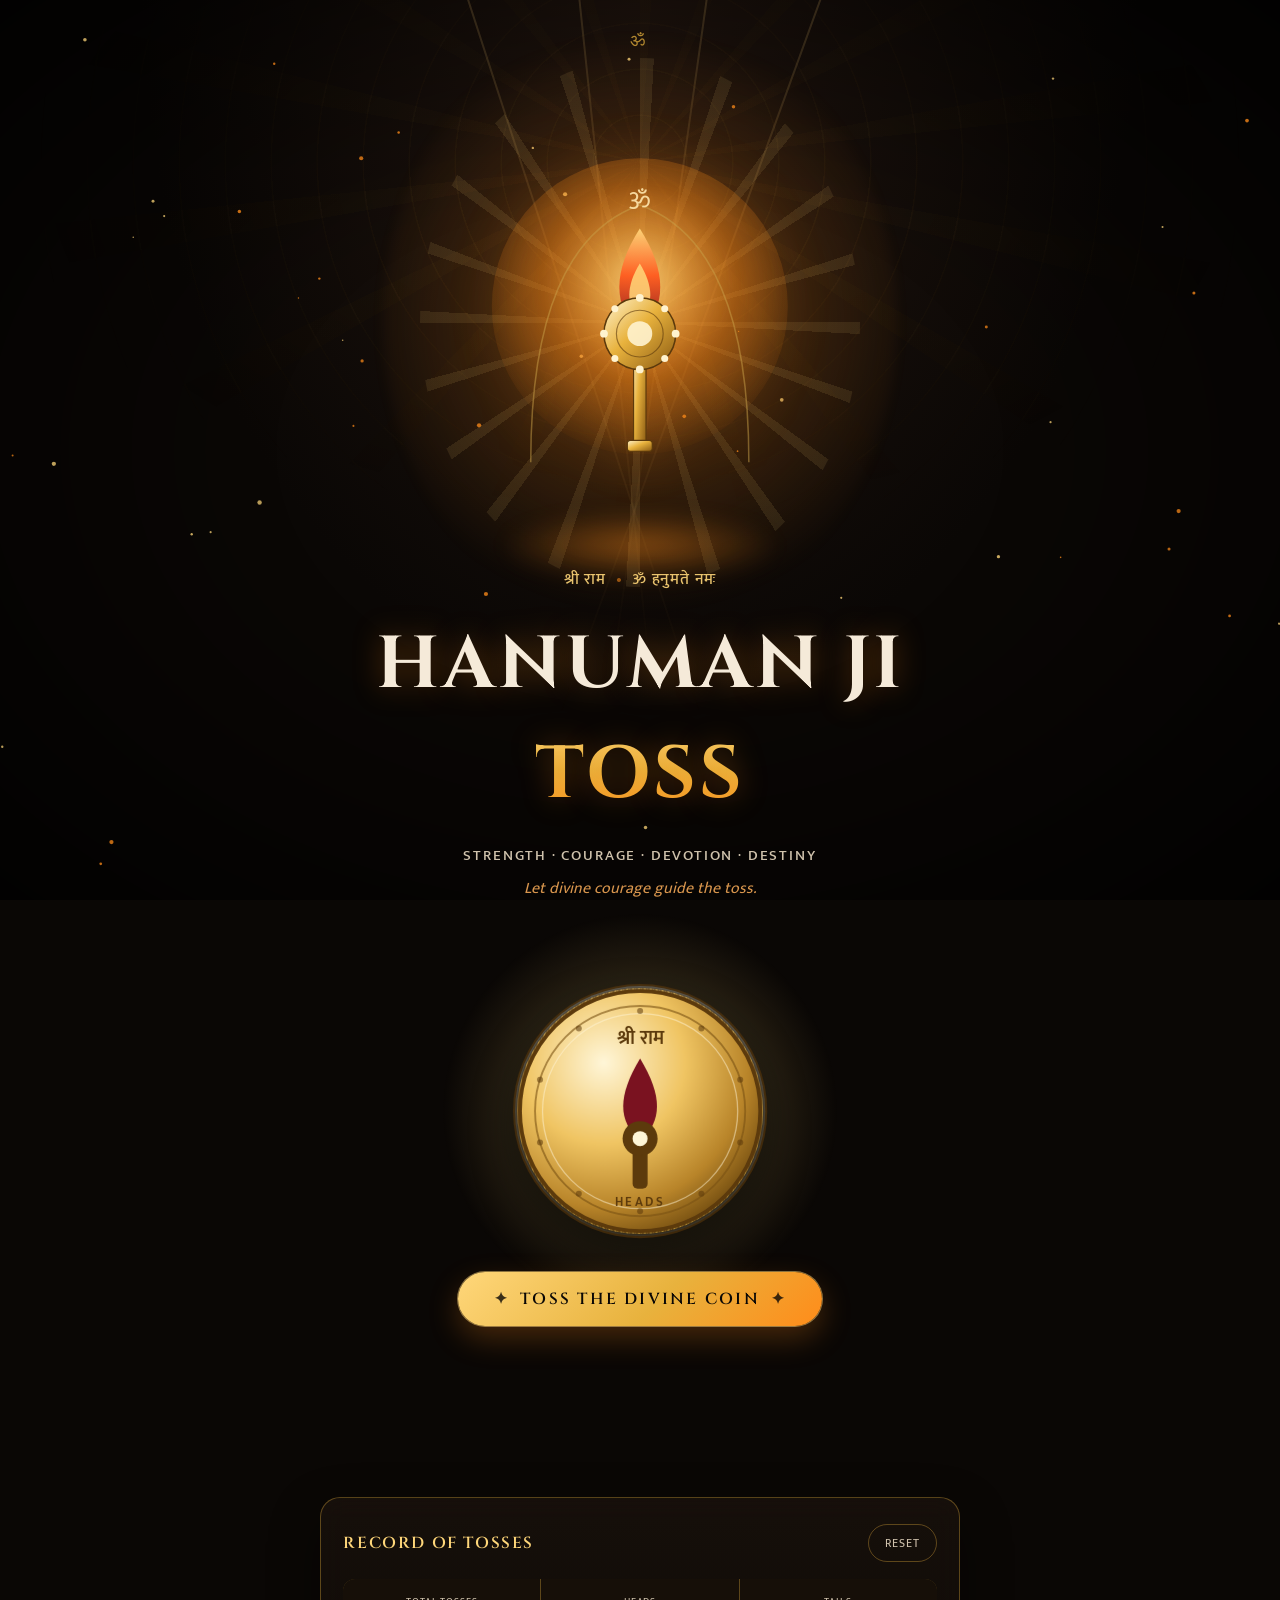
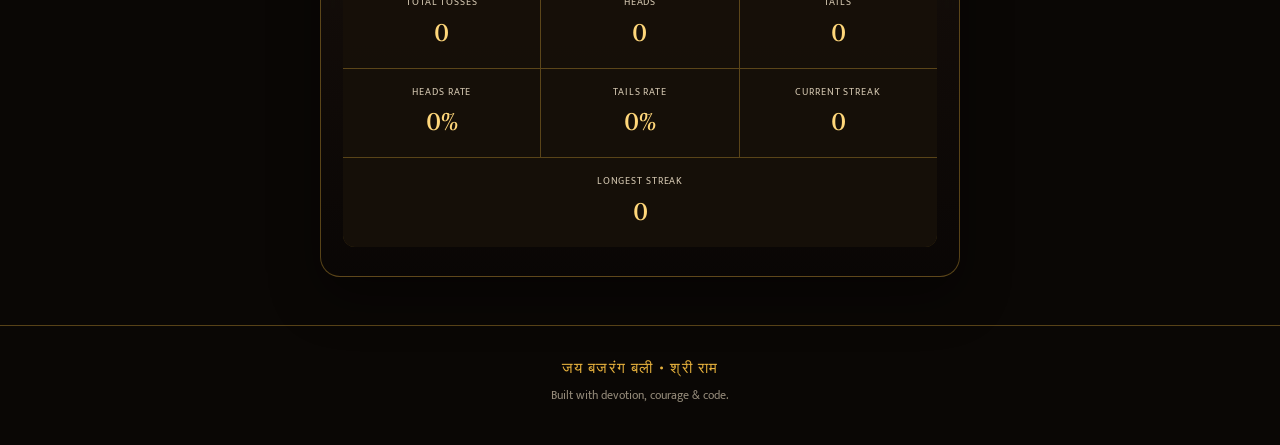
<file: index.html>
<!DOCTYPE html>
<html lang="en">
<head>
  <meta charset="UTF-8" />
  <meta name="viewport" content="width=device-width, initial-scale=1.0, viewport-fit=cover" />
  <title>Hanuman Ji Toss — Strength, Courage, Devotion, Destiny</title>
  <meta name="description" content="A devotional cinematic coin-toss experience inspired by Lord Hanuman Ji. Invoke courage. Let the toss decide." />

  <!-- Google Fonts: Cinzel (carved-stone display) + Mukta (clean, Devanagari-capable body/UI) -->
  <link rel="preconnect" href="https://fonts.googleapis.com">
  <link rel="preconnect" href="https://fonts.gstatic.com" crossorigin>
  <link href="https://fonts.googleapis.com/css2?family=Cinzel:wght@500;600;700;800&family=Mukta:wght@300;400;500;600;700&display=swap" rel="stylesheet">

  <link rel="stylesheet" href="hstyle.css" />
</head>
<body>

  <!-- ============ BACKGROUND LAYERS ============ -->
  <div class="bg-layer bg-stone" aria-hidden="true"></div>
  <div class="bg-layer bg-mandala" aria-hidden="true"></div>
  <div class="bg-layer bg-vignette" aria-hidden="true"></div>
  <canvas id="particle-canvas" aria-hidden="true"></canvas>
  <div class="light-rays" aria-hidden="true">
    <span></span><span></span><span></span><span></span>
  </div>

  <!-- ============ HEADER / NAV ============ -->
  <header class="site-header">
    <div class="mark" aria-hidden="true">卐</div>
    <div class="mark-text">ॐ</div>
  </header>

  <main>

    <!-- ============ HERO SECTION ============ -->
    <section class="hero" id="hero">

      <div class="deity-frame">
        <div class="deity-aura" aria-hidden="true"></div>
        <div class="deity-rays" aria-hidden="true"></div>

        <!--
          HANUMAN JI IMAGE / EMBLEM PLACEHOLDER
          ---------------------------------------------------------
          To use a real image of Hanuman Ji, replace the <div class="deity-emblem">...</div>
          block below with:

            <img src="YOUR-IMAGE-PATH.jpg" alt="Lord Hanuman Ji in a devotional, respectful pose" class="deity-image" />

          Until then, a respectful symbolic emblem (gada, sacred flame, Om)
          is rendered in pure SVG so the page works with zero external assets.
        -->
        <div class="deity-emblem" role="img" aria-label="Sacred emblem representing Lord Hanuman Ji: a divine gada encircled by flame and light">
          <svg viewBox="0 0 400 480" xmlns="http://www.w3.org/2000/svg" class="emblem-svg">
            <defs>
              <radialGradient id="haloGrad" cx="50%" cy="42%" r="60%">
                <stop offset="0%" stop-color="#ffd77a" stop-opacity="0.9"/>
                <stop offset="55%" stop-color="#ff8c1a" stop-opacity="0.35"/>
                <stop offset="100%" stop-color="#ff8c1a" stop-opacity="0"/>
              </radialGradient>
              <linearGradient id="gadaGold" x1="0%" y1="0%" x2="100%" y2="100%">
                <stop offset="0%" stop-color="#fff3cf"/>
                <stop offset="45%" stop-color="#e8b23d"/>
                <stop offset="100%" stop-color="#8a5a12"/>
              </linearGradient>
              <linearGradient id="flameGrad" x1="0%" y1="100%" x2="0%" y2="0%">
                <stop offset="0%" stop-color="#7a1220"/>
                <stop offset="55%" stop-color="#ff5b1f"/>
                <stop offset="100%" stop-color="#ffd77a"/>
              </linearGradient>
            </defs>

            <circle cx="200" cy="220" r="190" fill="url(#haloGrad)"/>

            <!-- Ornamental temple arch -->
            <path d="M60 420 Q60 140 200 90 Q340 140 340 420" fill="none" stroke="#caa24a" stroke-width="2" opacity="0.5"/>

            <!-- Sacred flame (Prana / divine energy) -->
            <path d="M200 120 C165 175 165 220 200 255 C235 220 235 175 200 120 Z" fill="url(#flameGrad)" opacity="0.95"/>
            <path d="M200 165 C182 195 182 218 200 238 C218 218 218 195 200 165 Z" fill="#ffd77a" opacity="0.85"/>

            <!-- Divine Gada (mace) -->
            <g>
              <rect x="192" y="250" width="16" height="150" rx="6" fill="url(#gadaGold)" stroke="#5c3a0c" stroke-width="1.5"/>
              <circle cx="200" cy="255" r="46" fill="url(#gadaGold)" stroke="#5c3a0c" stroke-width="2"/>
              <circle cx="200" cy="255" r="30" fill="none" stroke="#5c3a0c" stroke-width="1.5" opacity="0.6"/>
              <circle cx="200" cy="255" r="16" fill="#fff3cf" opacity="0.9"/>
              <!-- studs -->
              <circle cx="200" cy="209" r="5" fill="#fff3cf"/>
              <circle cx="200" cy="301" r="5" fill="#fff3cf"/>
              <circle cx="246" cy="255" r="5" fill="#fff3cf"/>
              <circle cx="154" cy="255" r="5" fill="#fff3cf"/>
              <circle cx="232" cy="223" r="4.5" fill="#fff3cf"/>
              <circle cx="168" cy="223" r="4.5" fill="#fff3cf"/>
              <circle cx="232" cy="287" r="4.5" fill="#fff3cf"/>
              <circle cx="168" cy="287" r="4.5" fill="#fff3cf"/>
              <rect x="184" y="392" width="32" height="14" rx="4" fill="url(#gadaGold)" stroke="#5c3a0c" stroke-width="1.5"/>
            </g>

            <!-- Devanagari Om, subtle, above the flame -->
            <text x="200" y="95" text-anchor="middle" class="emblem-om" font-size="34" fill="#ffe6ad" opacity="0.9">ॐ</text>
          </svg>
        </div>

        <div class="deity-floor-glow" aria-hidden="true"></div>
      </div>

      <div class="sanskrit-float" aria-hidden="true">
        <span>श्री राम</span>
        <span class="dot">•</span>
        <span>ॐ हनुमते नमः</span>
      </div>

      <h1 class="hero-title">HANUMAN JI <span>TOSS</span></h1>
      <p class="hero-subtitle">Strength · Courage · Devotion · Destiny</p>
      <p class="hero-tagline">Let divine courage guide the toss.</p>

    </section>

    <!-- ============ COIN SECTION ============ -->
    <section class="coin-section" aria-label="Divine coin toss">

      <div class="coin-stage">
        <div class="coin-glow" aria-hidden="true"></div>

        <button
          id="coin"
          class="coin"
          type="button"
          aria-live="polite"
          aria-label="Golden divine coin, currently showing heads. Press the toss button below to flip."
        >
          <div class="coin-inner" id="coinInner">
            <!-- HEADS FACE -->
            <div class="coin-face coin-front">
              <svg viewBox="0 0 200 200" class="coin-svg">
                <defs>
                  <radialGradient id="coinFrontGrad" cx="35%" cy="30%" r="75%">
                    <stop offset="0%" stop-color="#fff6d8"/>
                    <stop offset="45%" stop-color="#f0c563"/>
                    <stop offset="80%" stop-color="#b9852a"/>
                    <stop offset="100%" stop-color="#7a5313"/>
                  </radialGradient>
                </defs>
                <circle cx="100" cy="100" r="96" fill="url(#coinFrontGrad)" stroke="#5c3a0c" stroke-width="3"/>
                <circle cx="100" cy="100" r="84" fill="none" stroke="#7a5313" stroke-width="1.5" opacity="0.6"/>
                <circle cx="100" cy="100" r="78" fill="none" stroke="#fff6d8" stroke-width="1" opacity="0.5"/>
                <!-- ornamental dots ring -->
                <g fill="#5c3a0c" opacity="0.55">
                  <circle cx="100" cy="20" r="2.4"/><circle cx="149" cy="34" r="2.4"/><circle cx="180" cy="75" r="2.4"/>
                  <circle cx="180" cy="125" r="2.4"/><circle cx="149" cy="166" r="2.4"/><circle cx="100" cy="180" r="2.4"/>
                  <circle cx="51" cy="166" r="2.4"/><circle cx="20" cy="125" r="2.4"/><circle cx="20" cy="75" r="2.4"/>
                  <circle cx="51" cy="34" r="2.4"/>
                </g>
                <!-- central sacred flame + gada motif, simplified for coin scale -->
                <path d="M100 58 C82 88 82 108 100 124 C118 108 118 88 100 58 Z" fill="#7a1220"/>
                <rect x="94" y="120" width="12" height="42" rx="4" fill="#5c3a0c"/>
                <circle cx="100" cy="122" r="14" fill="#5c3a0c"/>
                <circle cx="100" cy="122" r="6" fill="#fff6d8"/>
                <text x="100" y="46" text-anchor="middle" font-size="16" fill="#5c3a0c" class="coin-text">श्री राम</text>
                <text x="100" y="176" text-anchor="middle" font-size="10" letter-spacing="2" fill="#5c3a0c" class="coin-text">HEADS</text>
              </svg>
            </div>

            <!-- TAILS FACE -->
            <div class="coin-face coin-back">
              <svg viewBox="0 0 200 200" class="coin-svg">
                <defs>
                  <radialGradient id="coinBackGrad" cx="65%" cy="30%" r="75%">
                    <stop offset="0%" stop-color="#fff6d8"/>
                    <stop offset="45%" stop-color="#e8b23d"/>
                    <stop offset="80%" stop-color="#a97324"/>
                    <stop offset="100%" stop-color="#6e480f"/>
                  </radialGradient>
                </defs>
                <circle cx="100" cy="100" r="96" fill="url(#coinBackGrad)" stroke="#5c3a0c" stroke-width="3"/>
                <circle cx="100" cy="100" r="84" fill="none" stroke="#7a5313" stroke-width="1.5" opacity="0.6"/>
                <circle cx="100" cy="100" r="78" fill="none" stroke="#fff6d8" stroke-width="1" opacity="0.5"/>
                <g fill="#5c3a0c" opacity="0.55">
                  <circle cx="100" cy="20" r="2.4"/><circle cx="149" cy="34" r="2.4"/><circle cx="180" cy="75" r="2.4"/>
                  <circle cx="180" cy="125" r="2.4"/><circle cx="149" cy="166" r="2.4"/><circle cx="100" cy="180" r="2.4"/>
                  <circle cx="51" cy="166" r="2.4"/><circle cx="20" cy="125" r="2.4"/><circle cx="20" cy="75" r="2.4"/>
                  <circle cx="51" cy="34" r="2.4"/>
                </g>
                <text x="100" y="112" text-anchor="middle" font-size="46" fill="#5c3a0c" class="coin-text">ॐ</text>
                <text x="100" y="46" text-anchor="middle" font-size="14" letter-spacing="2" fill="#5c3a0c" class="coin-text">जय बजरंग बली</text>
                <text x="100" y="176" text-anchor="middle" font-size="10" letter-spacing="2" fill="#5c3a0c" class="coin-text">TAILS</text>
              </svg>
            </div>

            <!-- EDGE for 3D thickness -->
            <div class="coin-edge" aria-hidden="true"></div>
          </div>
        </button>
      </div>

      <button id="tossBtn" class="toss-btn" type="button">
        <span class="toss-btn-glyph">✦</span>
        <span id="tossBtnLabel">TOSS THE DIVINE COIN</span>
        <span class="toss-btn-glyph">✦</span>
      </button>

      <!-- Result card -->
      <div id="resultCard" class="result-card" aria-live="assertive">
        <p class="result-word" id="resultWord">&nbsp;</p>
        <p class="result-message" id="resultMessage">&nbsp;</p>
      </div>

    </section>

    <!-- ============ STATISTICS SECTION ============ -->
    <section class="stats-section" aria-label="Toss statistics">
      <div class="stats-panel">
        <div class="stats-header">
          <h2>Record of Tosses</h2>
          <button id="resetBtn" class="reset-btn" type="button" aria-label="Reset all statistics">Reset</button>
        </div>

        <div class="stats-grid">
          <div class="stat-cell">
            <span class="stat-label">Total Tosses</span>
            <span class="stat-value" id="statTotal">0</span>
          </div>
          <div class="stat-cell">
            <span class="stat-label">Heads</span>
            <span class="stat-value" id="statHeads">0</span>
          </div>
          <div class="stat-cell">
            <span class="stat-label">Tails</span>
            <span class="stat-value" id="statTails">0</span>
          </div>
          <div class="stat-cell">
            <span class="stat-label">Heads Rate</span>
            <span class="stat-value" id="statHeadsRate">0%</span>
          </div>
          <div class="stat-cell">
            <span class="stat-label">Tails Rate</span>
            <span class="stat-value" id="statTailsRate">0%</span>
          </div>
          <div class="stat-cell">
            <span class="stat-label">Current Streak</span>
            <span class="stat-value" id="statStreak">0</span>
          </div>
          <div class="stat-cell stat-cell--wide">
            <span class="stat-label">Longest Streak</span>
            <span class="stat-value" id="statLongest">0</span>
          </div>
        </div>
      </div>
    </section>

  </main>

  <!-- ============ FOOTER ============ -->
  <footer class="site-footer">
    <p class="footer-line-main">जय बजरंग बली • श्री राम</p>
    <p class="footer-line-sub">Built with devotion, courage &amp; code.</p>
  </footer>

  <script src="hscript.js"></script>
</body>
</html>
</file>
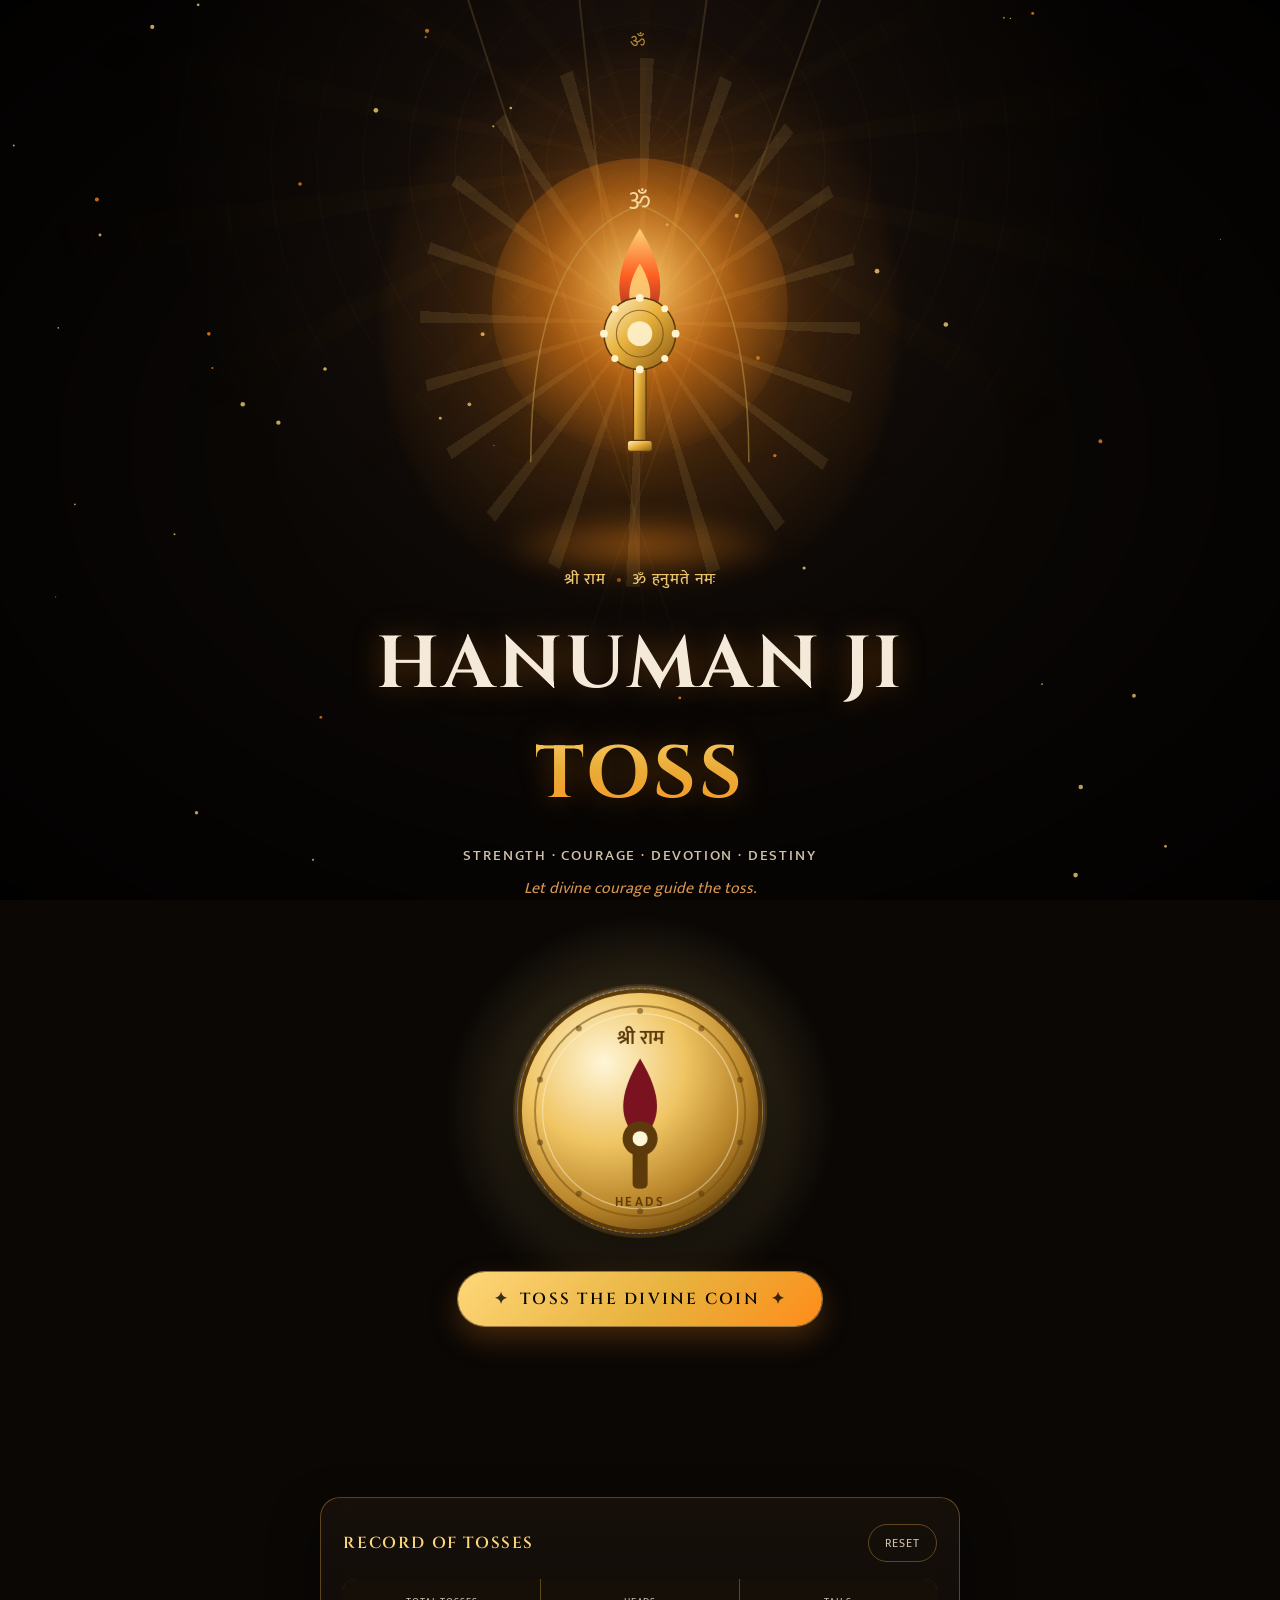
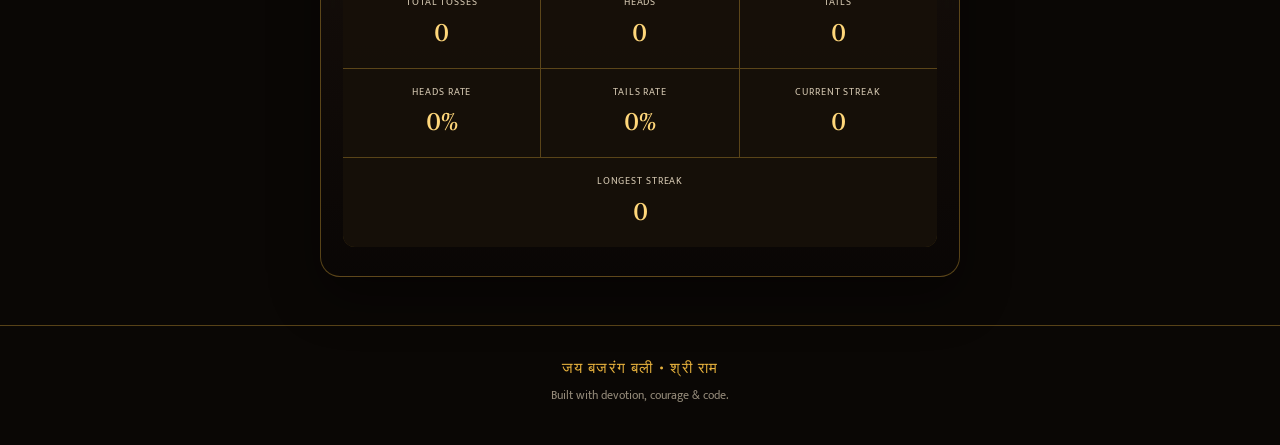
<file: hindex.html>
<!DOCTYPE html>
<html lang="en">
<head>
  <meta charset="UTF-8" />
  <meta name="viewport" content="width=device-width, initial-scale=1.0" />
  <title>Hanuman Ji Toss</title>
  <!--
    This file exists as a secondary entry point alongside index.html
    (the file GitHub Pages actually serves as the homepage).
    It simply hands off to index.html so there is only one copy
    of the markup, styles, and script to maintain.
  -->
  <meta http-equiv="refresh" content="0; url=index.html" />
  <link rel="canonical" href="index.html" />
  <script>window.location.replace('index.html');</script>
</head>
<body>
  <p style="font-family: sans-serif; background:#0a0705; color:#f5ead9; padding:2rem;">
    Redirecting to <a href="index.html" style="color:#e8b23d;">index.html</a>&hellip;
  </p>
</body>
</html>
</file>
<file: hstyle.css>
/* =========================================================
   HANUMAN JI TOSS — hstyle.css
   Sections:
   1. Variables & Reset
   2. Background Layers
   3. Header
   4. Hero / Deity
   5. Coin
   6. Toss Button
   7. Result Card
   8. Statistics
   9. Footer
   10. Animations & Keyframes
   11. Responsive
   12. Reduced Motion
   ========================================================= */

/* ---------- 1. VARIABLES & RESET ---------- */
:root {
  --bg-black: #0a0705;
  --bg-black-2: #150c08;
  --stone: #1c130d;
  --crimson: #6e1220;
  --crimson-deep: #45090f;
  --saffron: #ff8c1a;
  --saffron-soft: #ffb15c;
  --gold: #e8b23d;
  --gold-bright: #ffd77a;
  --gold-deep: #8a5a12;
  --ivory: #f5ead9;
  --ivory-dim: #cfc2ac;
  --line-gold: rgba(232, 178, 61, 0.35);

  --font-display: 'Cinzel', 'Times New Roman', serif;
  --font-body: 'Mukta', 'Segoe UI', sans-serif;

  --ease-cinematic: cubic-bezier(0.22, 1, 0.36, 1);
  --ease-snap: cubic-bezier(0.65, 0, 0.35, 1);
}

* {
  margin: 0;
  padding: 0;
  box-sizing: border-box;
}

html {
  scroll-behavior: smooth;
}

body {
  background: var(--bg-black);
  color: var(--ivory);
  font-family: var(--font-body);
  overflow-x: hidden;
  position: relative;
  min-height: 100vh;
  line-height: 1.5;
}

img, svg { display: block; max-width: 100%; }

button {
  font-family: inherit;
  cursor: pointer;
  border: none;
  background: none;
  color: inherit;
}

button:focus-visible,
a:focus-visible {
  outline: 2px solid var(--gold-bright);
  outline-offset: 4px;
  border-radius: 6px;
}

::selection {
  background: var(--crimson);
  color: var(--ivory);
}

/* ---------- 2. BACKGROUND LAYERS ---------- */
.bg-layer {
  position: fixed;
  inset: 0;
  z-index: 0;
  pointer-events: none;
}

.bg-stone {
  background:
    radial-gradient(ellipse at 50% 0%, #241710 0%, var(--bg-black) 55%),
    linear-gradient(180deg, var(--bg-black) 0%, var(--bg-black-2) 100%);
}

.bg-mandala {
  background-image:
    repeating-radial-gradient(circle at 50% 18%, rgba(232, 178, 61, 0.05) 0px, rgba(232, 178, 61, 0.05) 1px, transparent 2px, transparent 46px),
    repeating-conic-gradient(from 0deg at 50% 18%, rgba(232, 178, 61, 0.035) 0deg 4deg, transparent 4deg 20deg);
  mask-image: radial-gradient(ellipse 70% 55% at 50% 20%, black 20%, transparent 75%);
  -webkit-mask-image: radial-gradient(ellipse 70% 55% at 50% 20%, black 20%, transparent 75%);
  opacity: 0.8;
}

.bg-vignette {
  background: radial-gradient(ellipse at 50% 50%, transparent 40%, rgba(0,0,0,0.75) 100%);
}

#particle-canvas {
  position: fixed;
  inset: 0;
  z-index: 1;
  pointer-events: none;
  width: 100%;
  height: 100%;
}

.light-rays {
  position: fixed;
  inset: 0;
  z-index: 1;
  pointer-events: none;
  overflow: hidden;
  opacity: 0.35;
}

.light-rays span {
  position: absolute;
  top: -20%;
  left: 50%;
  width: 2px;
  height: 140%;
  background: linear-gradient(180deg, rgba(255, 209, 122, 0.5), transparent 70%);
  transform-origin: top center;
  animation: rayDrift 14s ease-in-out infinite;
}
.light-rays span:nth-child(1) { transform: rotate(-18deg) translateX(-220px); animation-delay: 0s; }
.light-rays span:nth-child(2) { transform: rotate(-6deg) translateX(-80px); animation-delay: 2.5s; }
.light-rays span:nth-child(3) { transform: rotate(8deg) translateX(90px); animation-delay: 5s; }
.light-rays span:nth-child(4) { transform: rotate(20deg) translateX(230px); animation-delay: 7.5s; }

/* ---------- 3. HEADER ---------- */
.site-header {
  position: relative;
  z-index: 5;
  display: flex;
  justify-content: center;
  align-items: center;
  padding: 1.75rem 1rem 0;
}

.site-header .mark { display: none; }

.mark-text {
  font-family: var(--font-display);
  font-size: 1.1rem;
  color: var(--gold);
  letter-spacing: 0.3em;
  opacity: 0.75;
}

/* ---------- 4. HERO / DEITY ---------- */
main { position: relative; z-index: 3; }

.hero {
  min-height: 92vh;
  display: flex;
  flex-direction: column;
  align-items: center;
  justify-content: flex-start;
  text-align: center;
  padding: 1.5rem 1.25rem 2rem;
}

.deity-frame {
  position: relative;
  width: min(78vw, 340px);
  aspect-ratio: 5 / 6;
  display: flex;
  align-items: center;
  justify-content: center;
  margin-top: 0.5rem;
}

.deity-aura {
  position: absolute;
  inset: -18%;
  border-radius: 50%;
  background: radial-gradient(circle, rgba(255, 140, 26, 0.35) 0%, rgba(255, 140, 26, 0.12) 45%, transparent 72%);
  filter: blur(6px);
  animation: auraPulse 5s ease-in-out infinite;
}

.deity-rays {
  position: absolute;
  inset: -8%;
  border-radius: 50%;
  background: repeating-conic-gradient(from 0deg, rgba(255, 215, 122, 0.16) 0deg 3deg, transparent 3deg 18deg);
  animation: slowSpin 60s linear infinite;
  opacity: 0.6;
}

.deity-emblem {
  position: relative;
  width: 82%;
  filter: drop-shadow(0 0 26px rgba(255, 140, 26, 0.45));
}

.emblem-svg { width: 100%; height: auto; }
.emblem-om { font-family: var(--font-body); }

.deity-floor-glow {
  position: absolute;
  bottom: -6%;
  left: 50%;
  transform: translateX(-50%);
  width: 70%;
  height: 14%;
  background: radial-gradient(ellipse, rgba(255, 140, 26, 0.45) 0%, transparent 75%);
  filter: blur(10px);
}

.sanskrit-float {
  margin-top: 1.1rem;
  font-family: var(--font-body);
  font-weight: 500;
  color: var(--gold-bright);
  font-size: 1rem;
  letter-spacing: 0.05em;
  display: flex;
  align-items: center;
  gap: 0.6rem;
  opacity: 0.9;
  animation: gentleFloat 6s ease-in-out infinite;
}
.sanskrit-float .dot { color: var(--saffron); opacity: 0.6; }

.hero-title {
  font-family: var(--font-display);
  font-weight: 700;
  font-size: clamp(2.4rem, 8vw, 4.6rem);
  letter-spacing: 0.04em;
  margin-top: 1.1rem;
  color: var(--ivory);
  text-shadow: 0 0 30px rgba(255, 140, 26, 0.35);
}

.hero-title span {
  display: block;
  background: linear-gradient(180deg, var(--gold-bright) 0%, var(--gold) 45%, var(--saffron) 100%);
  -webkit-background-clip: text;
  background-clip: text;
  color: transparent;
}

.hero-subtitle {
  margin-top: 0.9rem;
  font-family: var(--font-body);
  font-weight: 500;
  letter-spacing: 0.12em;
  text-transform: uppercase;
  font-size: clamp(0.75rem, 2.4vw, 0.95rem);
  color: var(--ivory-dim);
}

.hero-tagline {
  margin-top: 0.6rem;
  font-style: italic;
  color: var(--saffron-soft);
  font-size: clamp(0.85rem, 2.6vw, 1rem);
  opacity: 0.85;
}

/* ---------- 5. COIN ---------- */
.coin-section {
  position: relative;
  display: flex;
  flex-direction: column;
  align-items: center;
  padding: 2rem 1.25rem 1rem;
}

.coin-stage {
  position: relative;
  width: min(52vw, 220px);
  aspect-ratio: 1 / 1;
  perspective: 1200px;
  margin-bottom: 2.25rem;
}

.coin-glow {
  position: absolute;
  inset: -30%;
  border-radius: 50%;
  background: radial-gradient(circle, rgba(255, 215, 122, 0.35) 0%, transparent 70%);
  animation: coinGlowPulse 3.4s ease-in-out infinite;
  pointer-events: none;
}

.coin {
  position: relative;
  width: 100%;
  height: 100%;
  border-radius: 50%;
  transform-style: preserve-3d;
  animation: coinIdle 4.5s ease-in-out infinite;
}

.coin:focus-visible { outline-offset: 8px; }

.coin-inner {
  position: absolute;
  inset: 0;
  transform-style: preserve-3d;
  transition: transform 0.2s linear;
}

.coin-inner.flipping {
  animation: coinFlip 1.9s var(--ease-cinematic) forwards;
}

.coin-face {
  position: absolute;
  inset: 0;
  border-radius: 50%;
  backface-visibility: hidden;
  box-shadow:
    0 0 0 2px rgba(92, 58, 12, 0.6),
    0 18px 40px rgba(0, 0, 0, 0.55),
    inset 0 2px 6px rgba(255, 255, 255, 0.35);
  overflow: hidden;
}

.coin-front { transform: rotateY(0deg) translateZ(1px); }
.coin-back { transform: rotateY(180deg) translateZ(1px); }

.coin-svg { width: 100%; height: 100%; }
.coin-text { font-family: var(--font-body); font-weight: 600; }

.coin-edge {
  position: absolute;
  inset: 0;
  border-radius: 50%;
  transform: translateZ(-1px) scale(0.985);
  background: repeating-linear-gradient(
    90deg,
    #b9852a 0px, #7a5313 2px, #e8b23d 4px, #7a5313 6px
  );
  filter: brightness(0.75);
}

/* ---------- 6. TOSS BUTTON ---------- */
.toss-btn {
  position: relative;
  display: inline-flex;
  align-items: center;
  gap: 0.7rem;
  padding: 1rem 2.2rem;
  font-family: var(--font-display);
  font-weight: 600;
  font-size: clamp(0.85rem, 2.6vw, 1rem);
  letter-spacing: 0.14em;
  color: var(--bg-black);
  background: linear-gradient(135deg, var(--gold-bright), var(--gold) 55%, var(--saffron) 100%);
  border-radius: 999px;
  box-shadow:
    0 0 0 1px rgba(255, 215, 122, 0.5),
    0 12px 30px rgba(255, 140, 26, 0.25);
  transition: transform 0.25s var(--ease-snap), box-shadow 0.25s ease, filter 0.25s ease;
}

.toss-btn:hover:not(:disabled) {
  transform: translateY(-2px);
  box-shadow:
    0 0 0 1px rgba(255, 215, 122, 0.7),
    0 16px 38px rgba(255, 140, 26, 0.4);
  filter: brightness(1.06);
}

.toss-btn:active:not(:disabled) {
  transform: translateY(0px) scale(0.97);
}

.toss-btn:disabled {
  opacity: 0.55;
  cursor: not-allowed;
  filter: grayscale(0.3);
}

.toss-btn-glyph { opacity: 0.8; }

/* ---------- 7. RESULT CARD ---------- */
.result-card {
  margin-top: 2.2rem;
  min-height: 90px;
  text-align: center;
  opacity: 0;
  transform: translateY(14px) scale(0.96);
  filter: blur(6px);
  transition: opacity 0.55s var(--ease-cinematic), transform 0.55s var(--ease-cinematic), filter 0.55s var(--ease-cinematic);
}

.result-card.show {
  opacity: 1;
  transform: translateY(0) scale(1);
  filter: blur(0);
}

.result-word {
  font-family: var(--font-display);
  font-size: clamp(1.8rem, 6vw, 2.6rem);
  font-weight: 700;
  letter-spacing: 0.18em;
  background: linear-gradient(135deg, var(--gold-bright), var(--saffron));
  -webkit-background-clip: text;
  background-clip: text;
  color: transparent;
  text-shadow: 0 0 40px rgba(255, 140, 26, 0.4);
}

.result-message {
  margin-top: 0.5rem;
  font-style: italic;
  color: var(--ivory-dim);
  font-size: clamp(0.9rem, 2.6vw, 1.05rem);
}

/* ---------- 8. STATISTICS ---------- */
.stats-section {
  display: flex;
  justify-content: center;
  padding: 1.5rem 1.25rem 3rem;
}

.stats-panel {
  width: 100%;
  max-width: 640px;
  background: linear-gradient(180deg, rgba(28, 19, 13, 0.7), rgba(10, 7, 5, 0.75));
  border: 1px solid var(--line-gold);
  border-radius: 20px;
  padding: 1.6rem 1.4rem 1.8rem;
  backdrop-filter: blur(14px);
  -webkit-backdrop-filter: blur(14px);
  box-shadow: 0 20px 50px rgba(0, 0, 0, 0.4);
}

.stats-header {
  display: flex;
  align-items: center;
  justify-content: space-between;
  margin-bottom: 1.1rem;
}

.stats-header h2 {
  font-family: var(--font-display);
  font-size: 1rem;
  letter-spacing: 0.1em;
  color: var(--gold-bright);
  font-weight: 600;
  text-transform: uppercase;
}

.reset-btn {
  font-size: 0.75rem;
  letter-spacing: 0.08em;
  text-transform: uppercase;
  padding: 0.5rem 1rem;
  border-radius: 999px;
  color: var(--ivory-dim);
  border: 1px solid var(--line-gold);
  transition: color 0.2s ease, border-color 0.2s ease, background 0.2s ease;
}

.reset-btn:hover {
  color: var(--gold-bright);
  border-color: var(--gold);
  background: rgba(232, 178, 61, 0.08);
}

.reset-btn.pulsing { animation: resetPulse 0.4s ease; }

.stats-grid {
  display: grid;
  grid-template-columns: repeat(3, 1fr);
  gap: 1px;
  background: var(--line-gold);
  border-radius: 12px;
  overflow: hidden;
}

.stat-cell {
  background: rgba(10, 7, 5, 0.85);
  padding: 1rem 0.6rem;
  display: flex;
  flex-direction: column;
  align-items: center;
  gap: 0.35rem;
  text-align: center;
  transition: background 0.3s ease;
}

.stat-cell--wide { grid-column: span 3; }

.stat-label {
  font-size: 0.62rem;
  letter-spacing: 0.09em;
  text-transform: uppercase;
  color: var(--ivory-dim);
}

.stat-value {
  font-family: var(--font-display);
  font-size: clamp(1.15rem, 3.4vw, 1.5rem);
  font-weight: 600;
  color: var(--gold-bright);
  transition: transform 0.3s var(--ease-snap);
}

.stat-value.bump { animation: statBump 0.4s var(--ease-snap); }

/* ---------- 9. FOOTER ---------- */
.site-footer {
  position: relative;
  z-index: 3;
  text-align: center;
  padding: 2rem 1.25rem 2.5rem;
  border-top: 1px solid var(--line-gold);
}

.footer-line-main {
  font-family: var(--font-display);
  color: var(--gold);
  letter-spacing: 0.08em;
  font-size: 0.95rem;
}

.footer-line-sub {
  margin-top: 0.4rem;
  font-size: 0.78rem;
  color: var(--ivory-dim);
  opacity: 0.7;
}

/* ---------- 10. ANIMATIONS ---------- */
@keyframes auraPulse {
  0%, 100% { opacity: 0.75; transform: scale(1); }
  50% { opacity: 1; transform: scale(1.05); }
}

@keyframes slowSpin {
  to { transform: rotate(360deg); }
}

@keyframes gentleFloat {
  0%, 100% { transform: translateY(0); }
  50% { transform: translateY(-5px); }
}

@keyframes rayDrift {
  0%, 100% { opacity: 0.25; }
  50% { opacity: 0.55; }
}

@keyframes coinIdle {
  0%, 100% { transform: translateY(0) rotateZ(0deg); }
  50% { transform: translateY(-8px) rotateZ(1.5deg); }
}

@keyframes coinGlowPulse {
  0%, 100% { opacity: 0.6; transform: scale(1); }
  50% { opacity: 1; transform: scale(1.08); }
}

@keyframes resetPulse {
  0% { transform: scale(1); }
  50% { transform: scale(0.92); }
  100% { transform: scale(1); }
}

@keyframes statBump {
  0% { transform: scale(1); }
  40% { transform: scale(1.25); }
  100% { transform: scale(1); }
}

@keyframes screenGlow {
  0% { box-shadow: inset 0 0 0 rgba(255, 140, 26, 0); }
  50% { box-shadow: inset 0 0 180px rgba(255, 140, 26, 0.18); }
  100% { box-shadow: inset 0 0 0 rgba(255, 140, 26, 0); }
}

body.toss-active { animation: screenGlow 1.9s ease; }

/* Coin flip landing states: driven via inline transform variable set by JS */
@keyframes coinFlip {
  0% { transform: rotateY(0deg) rotateX(0deg); }
  100% { transform: var(--flip-target); }
}

/* ---------- 11. RESPONSIVE ---------- */
@media (min-width: 640px) {
  .deity-frame { width: min(50vw, 360px); }
  .coin-stage { width: min(30vw, 240px); }
}

@media (min-width: 1024px) {
  .hero { min-height: 100vh; padding-top: 2rem; }
  .deity-frame { width: 380px; }
  .coin-stage { width: 250px; }
  .stats-grid { grid-template-columns: repeat(3, 1fr); }
}

@media (max-width: 380px) {
  .hero-title { letter-spacing: 0.02em; }
  .toss-btn { padding: 0.9rem 1.6rem; }
}

/* ---------- 12. REDUCED MOTION ---------- */
@media (prefers-reduced-motion: reduce) {
  *, *::before, *::after {
    animation-duration: 0.01ms !important;
    animation-iteration-count: 1 !important;
    transition-duration: 0.01ms !important;
    scroll-behavior: auto !important;
  }
  .coin-inner.flipping { animation: none; }
}
</file>
